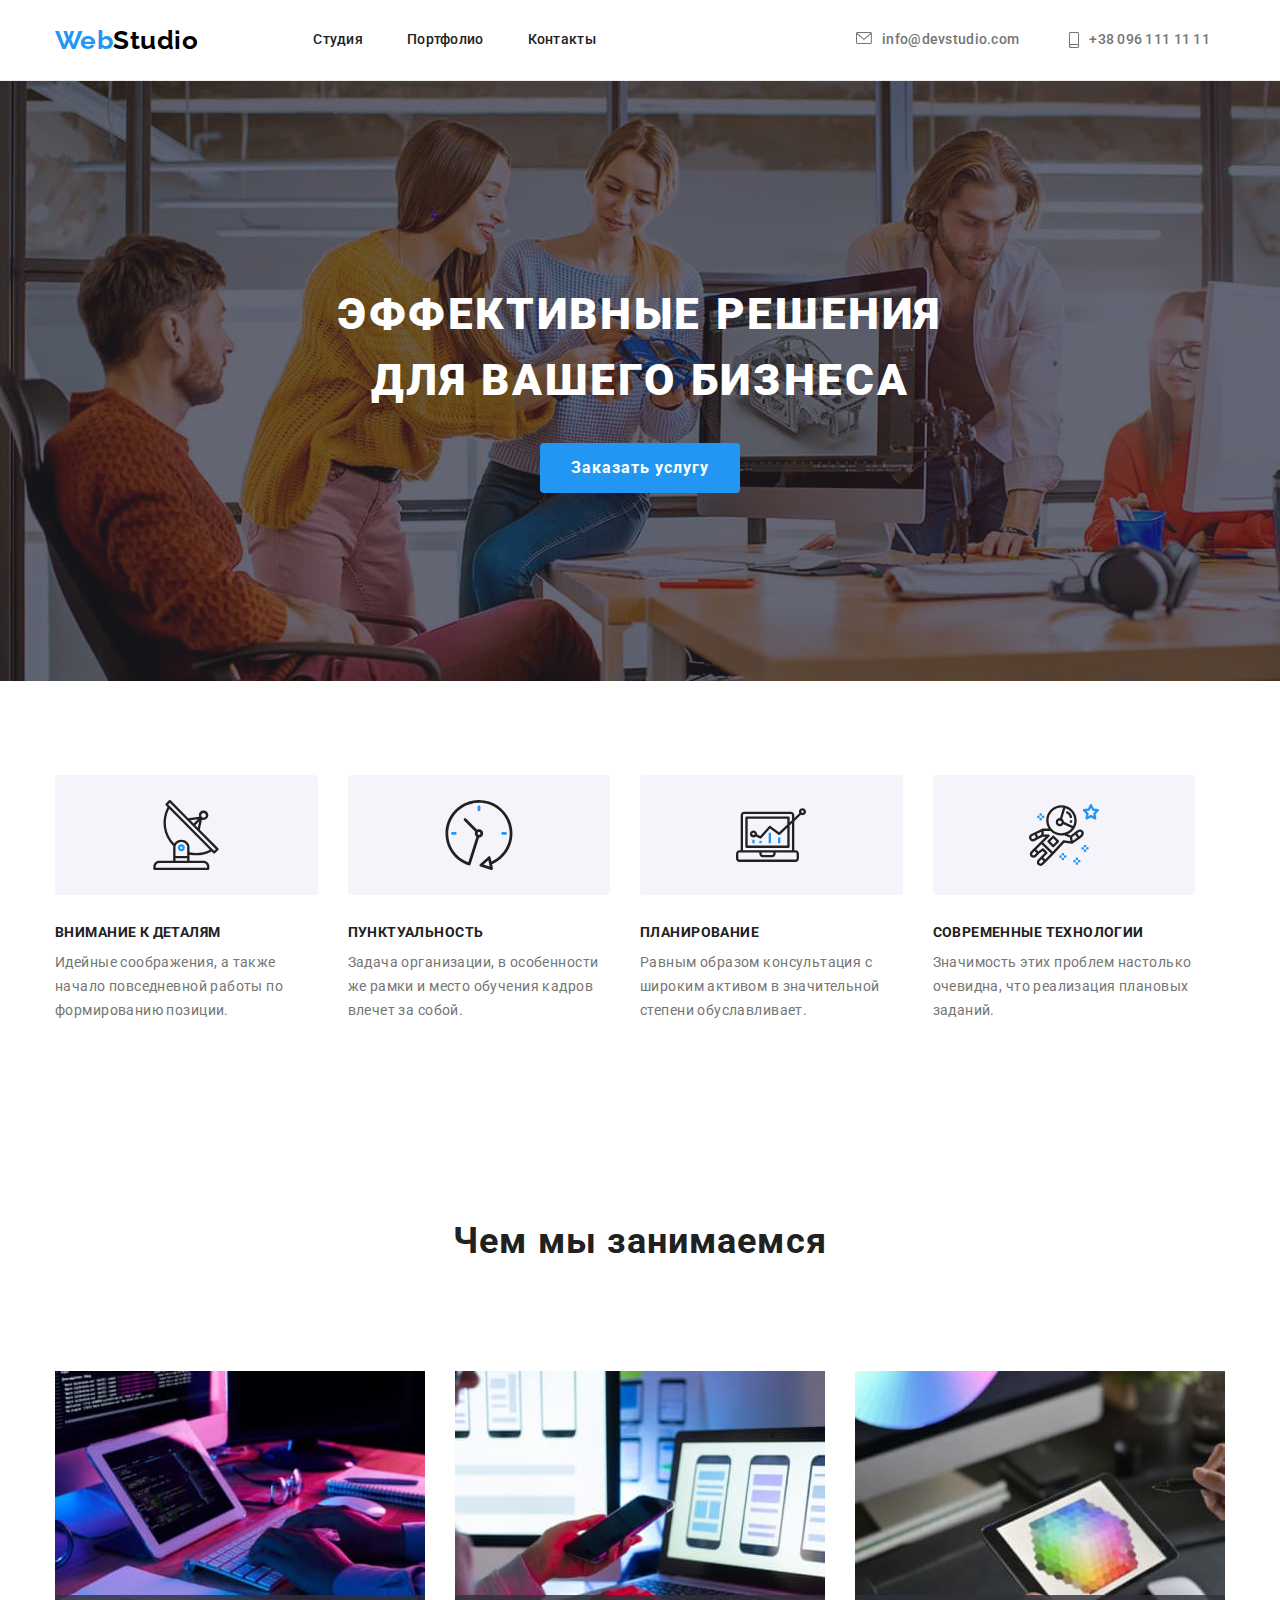
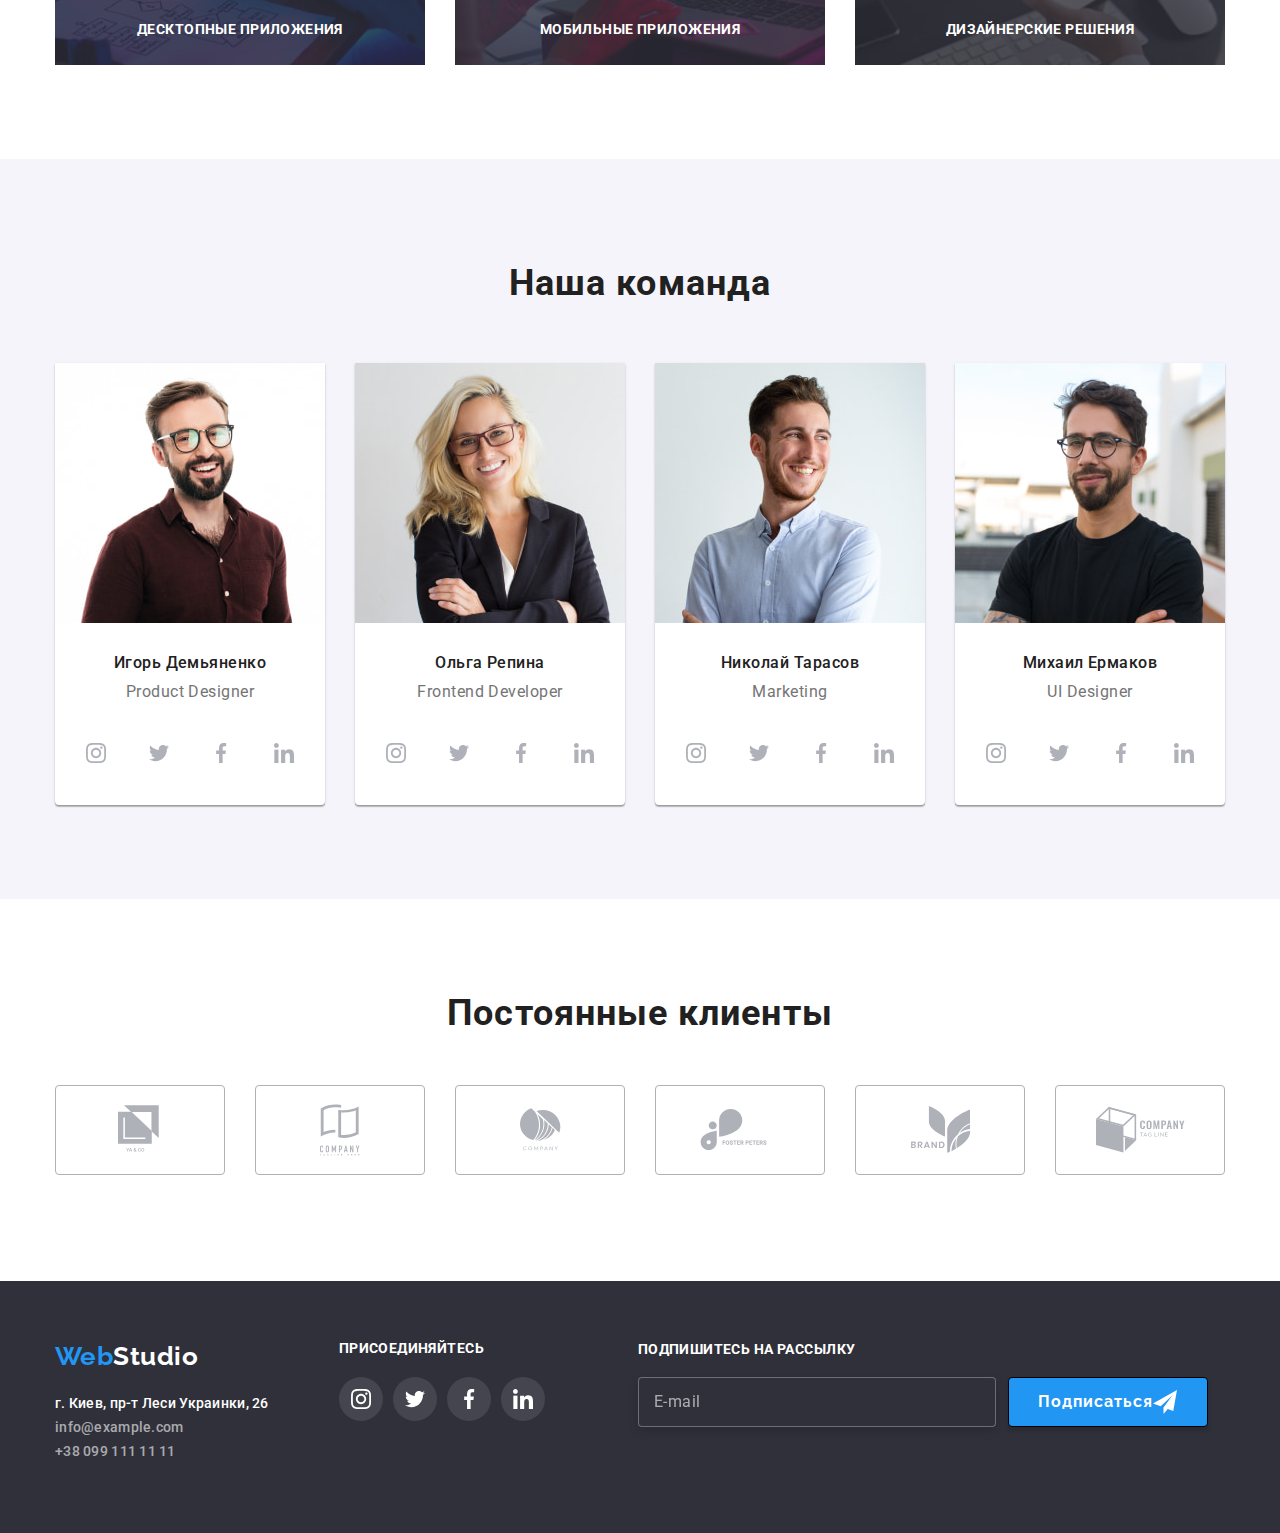
<file: index.html>
<!DOCTYPE html>
<html lang="ru">
<head>
    <meta charset="UTF-8">
    <meta name="viewport" content="width=device-width, initial-scale=1.0">
    <title>Document</title>
    <link  rel = " stylesheet " href = " https://cdnjs.cloudflare.com/ajax/libs/modern-normalize/1.0.0/modern-normalize.css">
    <link href="https://fonts.googleapis.com/css2?family=Raleway&family=Roboto:wght@400;500;700;900&display=swap" rel="stylesheet">
    <link rel="stylesheet" href="./css/styles.css">

</head>
<body>
    <!-- HEADER -->
    <header class="header">
        <div class="container container-header">
            <nav class="naigation">
                <a class="logo" href="./index.html"><span class="accent">Web</span>Studio</a>
                <ul class="site-nav">
                  <li class="header-site-nav"><a class="header-site-link" href="./index.html">Студия</a></li>
                  <li class="header-site-nav"><a class="header-site-link" href="./portfolio.html">Портфолио</a></li>
                  <li class="header-site-nav"><a class="header-site-link" href="">Контакты</a></li>
                </ul>
            </nav> 
            <div class="container container-address">
                <a class="email" href="mailto:info@devstudio.com">
                    <svg class="konvert-smartfone-svg" width="16px" height="12px">
                        <use href="./img/sprite.svg#icon-envelope">
                        </use>
                    </svg>info@devstudio.com
                </a>
                <address><a class="address" href="тел:+380961111111">
                            <svg class="konvert-smartfone-svg" width="10px" height="16px">
                            <use href="./img/sprite.svg#icon-smartphone"></use>
                            </svg>+38 096 111 11 11 
                        </a>
                </address>
            </div>       
                
        </div>
            
    </header>
    <main>
        <!-- HERO -->
        <section class="hero">
            <div class="container container-hero" >
                <h1 class="title">Эффективные решения <br> для вашего бизнеса</h1>
                <button class="title-button" type="button" data-modal-open>Заказать услугу</button>
            </div>
            
        </section>
        <!-- SERVICES -->
        <section>
            <div class="container container-servises"> 
                <ul class="list-servises">
                    <li class="servises">
                        <h3 class="servises-list">Внимание к деталям</h3>
                         <p class="servises-list-item">Идейные соображения, а также начало повседневной работы по формированию позиции.</p>
                    </li>
                    <li class="servises">
                        <h3 class="servises-list">Пунктуальность</h3>
                         <p class="servises-list-item">Задача организации, в особенности же рамки и место обучения кадров влечет за собой.</p>
                    </li>
                    <li class="servises">
                        <h3 class="servises-list">Планирование</h3>
                        <p class="servises-list-item">Равным образом консультация с широким активом в значительной степени обуславливает.</p>
                    </li>
                    <li class="servises">
                        <h3 class="servises-list">Современные технологии</h3>
                        <p class="servises-list-item">Значимость этих проблем настолько очевидна, что реализация плановых заданий.</p>
                    </li>
                </ul>
            </div>
            
        </section>
        <section>
            <div class="container container-content">
                <h2 class="content" >Чем мы занимаемся</h2>
                    <ul class="list list-work">
                        <li class="work-list"><img src="./img/box1.jpg" alt="десктопные приложения" width="370" height="294"/>
                          <p class="work-list-item">Десктопные приложения</p>
                        </li>
                        <li class="work-list"><img src="./img/box2.jpg" alt="мобильные приложения" width="370" height="294"/>
                          <p class="work-list-item">Мобильные приложения</p>
                        </li>
                        <li class="work-list"><img src="./img/box3.jpg" alt="дизайнерские решения" width="370" height="294"/>
                          <p class="work-list-item">Дизайнерские решения</p>
                        </li>
                    </ul>
            </div>
            
        </section>
        <!-- ABOUT US -->
        <section class="workers">
            <div class="container container-workers">
                <h2 class="content">Наша команда</h2>
                <ul class="list">
                    <li class="list-workers">
                        <img src="./img/img.workers/img.jpg" alt="Игорь Демьяненко" width="270" height="260">
                        <h3 class="name-workers">Игорь Демьяненко</h3>
                        <p class="worker" lang="en">Product Designer</p>
                        <ul class="social-list">
                            <li><a class="social-list-link" href="#"><svg class="social-svg" width="20px" height="20px">
                              <use href="./img/sprite.svg#icon-instagram"></use>
                            </svg></a></li>
                            <li><a class="social-list-link" href="#"><svg class="social-svg" width="20px" height="20px">
                              <use href="./img/sprite.svg#icon-twitter"></use>
                            </svg></a></li>
                            <li><a class="social-list-link" href="#"><svg class="social-svg" width="20px" height="20px">
                              <use href="./img/sprite.svg#icon-facebook"></use>
                            </svg></a></li>
                            <li><a class="social-list-link" href="#"><svg class="social-svg" width="20px" height="20px">
                              <use href="./img/sprite.svg#icon-linkedin"></use>
                            </svg></a></li>
                          </ul>
                    </li>

                    <li class="list-workers">
                        <img src="./img/img.workers/img(1).jpg" alt="Ольга Репина" width="270" height="260">
                        <h3 class="name-workers">Ольга Репина</h3>
                        <p class="worker" lang="en">Frontend Developer</p>
                        <ul class="social-list">
                            <li><a class="social-list-link" href="#"><svg class="social-svg" width="20px" height="20px">
                              <use href="./img/sprite.svg#icon-instagram"></use>
                            </svg></a></li>
                            <li><a class="social-list-link" href="#"><svg class="social-svg" width="20px" height="20px">
                              <use href="./img/sprite.svg#icon-twitter"></use>
                            </svg></a></li>
                            <li><a class="social-list-link" href="#"><svg class="social-svg" width="20px" height="20px">
                              <use href="./img/sprite.svg#icon-facebook"></use>
                            </svg></a></li>
                            <li><a class="social-list-link" href="#"><svg class="social-svg" width="20px" height="20px">
                              <use href="./img/sprite.svg#icon-linkedin"></use>
                            </svg></a></li>
                          </ul>
                    </li>
                    <li class="list-workers">
                        <img src="./img/img.workers/img(2).jpg" alt="Николай Тарасов" width="270" height="260">
                        <h3 class="name-workers">Николай Тарасов</h3>
                        <p class="worker" lang="en">Marketing</p>
                        <ul class="social-list">
                            <li><a class="social-list-link" href="#"><svg class="social-svg" width="20px" height="20px">
                              <use href="./img/sprite.svg#icon-instagram"></use>
                            </svg></a></li>
                            <li><a class="social-list-link" href="#"><svg class="social-svg" width="20px" height="20px">
                              <use href="./img/sprite.svg#icon-twitter"></use>
                            </svg></a></li>
                            <li><a class="social-list-link" href="#"><svg class="social-svg" width="20px" height="20px">
                              <use href="./img/sprite.svg#icon-facebook"></use>
                            </svg></a></li>
                            <li><a class="social-list-link" href="#"><svg class="social-svg" width="20px" height="20px">
                              <use href="./img/sprite.svg#icon-linkedin"></use>
                            </svg></a></li>
                          </ul>
                    </li>
                    <li class="list-workers">
                        <img src="./img/img.workers/img(3).jpg" alt="Михаил Ермаков" width="270" height="260">
                        <h3 class="name-workers">Михаил Ермаков</h3>
                        <p class="worker" lang="en">UI Designer</p>
                        <ul class="social-list">
                            <li><a class="social-list-link" href="#"><svg class="social-svg" width="20px" height="20px">
                              <use href="./img/sprite.svg#icon-instagram"></use>
                            </svg></a></li>
                            <li><a class="social-list-link" href="#"><svg class="social-svg" width="20px" height="20px">
                              <use href="./img/sprite.svg#icon-twitter"></use>
                            </svg></a></li>
                            <li><a class="social-list-link" href="#"><svg class="social-svg" width="20px" height="20px">
                              <use href="./img/sprite.svg#icon-facebook"></use>
                            </svg></a></li>
                            <li><a class="social-list-link" href="#"><svg class="social-svg" width="20px" height="20px">
                              <use href="./img/sprite.svg#icon-linkedin"></use>
                            </svg></a></li>
                          </ul>
                    </li>
                </ul>
            </div>
            
        </section>
        <!--CLIENTS-->
    <section class="clients-section">

        <div class="container">
         <h2 class="clients-title">Постоянные клиенты</h2>
         <ul class="clients-list">
           <li class="clients-item"><a class="clients-link" href="#">
             <svg class="clients-icon"  width="45px" height="50px" >
              <use href="./img/sprite.svg#icon-logo1"></use>
             </svg>
           </a>
          </li>
          <li class="clients-item"><a class="clients-link" href="#">
            <svg class="clients-icon" width="40px" height="52px" >
             <use href="./img/sprite.svg#icon-logo2"></use>
            </svg>
          </a>
         </li>
         <li class="clients-item"><a class="clients-link" href="#">
          <svg class="clients-icon" width="41px" height="43px" >
             <use href="./img/sprite.svg#icon-logo3"></use>
          </svg>
        </a>
       </li>
       <li class="clients-item"><a class="clients-link" href="#">
        <svg class="clients-icon" width="80px" height="42px" >
        <use href="./img/sprite.svg#icon-logo4"></use>
        </svg>
      </a>
     </li>
     <li class="clients-item"><a class="clients-link" href="#">
      <svg class="clients-icon" width="59px" height="47px" >
        <use href="./img/sprite.svg#icon-logo5"></use>
      </svg>
    </a>
   </li>
   <li class="clients-item"><a class="clients-link" href="#">
    <svg class="clients-icon" width="89px" height="46px" >
        <use href="./img/sprite.svg#icon-logo6"></use>
    </svg>
  </a>
  </li>
         </ul>
        </div>
      </section>
    </main>
    <footer class="footer">
         <div class="container container-footer">
           <div class="left-footer">
             <a class="logo" href="./index.html"><span class="accent">Web</span>Studio</a>
             <address>
               <ul class="footer-site">
                   <li class="site-navigation">
                       <a  class="address" href="https://goo.gl/maps/" target="_blank">г. Киев, пр-т Леси Украинки, 26</a>
                   </li>
                   <li class="site-navigation">
                     <a class="email" href="mailto:info@example.com">info@example.com</a>
                   </li>
                   <li class="site-navigation">
                     <a class="telefon" href="tel:+380991111111">+38 099 111 11 11</a>
                   </li>
                 </ul>
               </address>  
            </div>
         
            <div class="right-footer">
              <h2>присоединяйтесь</h2>
             <ul class="social-list-footer">
               <li class="li-link"><a class="social-list-link-footer" href="#"><svg class="social-svg" width="20px" height="20px">
                 <use href="./img/sprite.svg#icon-instagram"></use>
                 </svg></a></li>
               <li class="li-link"><a class="social-list-link-footer" href="#"><svg class="social-svg" width="20px" height="20px">
                 <use href="./img/sprite.svg#icon-twitter"></use>
                 </svg></a></li>
               <li class="li-link"><a class="social-list-link-footer" href="#"><svg class="social-svg" width="20px" height="20px">
                 <use href="./img/sprite.svg#icon-facebook"></use>
                 </svg></a></li>
               <li class="li-link"><a class="social-list-link-footer" href="#"><svg class="social-svg" width="20px" height="20px">
                 <use href="./img/sprite.svg#icon-linkedin"></use>
                 </svg></a></li>
               </ul>
            </div>
            <div class="modal-mailing">
              <h2 class="footer-title">ПОДПИШИТЕСЬ НА РАССЫЛКУ</h2>
              <div class="footer-mail">
                <input type="email" name="user-E-mail" class="footer-contact-mail" placeholder="E-mail">
                <button type="submit" class="mail-btn">Подписаться<svg class="icon-send" >
                  <use href="./img/sprite.svg#icon-icon-send"></use>
                </svg></button>
              </div>
            </div>
          </div>     
    </footer>
    <div class="backdrop is-hidden" data-modal>
      <div class="wrapper">
        <div class="modal animate__bounceInLeft">
          <button type="button" class="btn" data-modal-close>
            <svg class="btn-x" width="18px" height="18px">
              <use href="./img/sprite.svg#icon-close"></use>
            </svg>
          </button>
          <form action="#" class="modal-form">
            <h2 class="form-title">Оставьте свои данные, мы вам перезвоним</h2>
            <label class="modal-form-field">
              Имя
              <span class="modal-form-wrapper">
                <input type="text" name="user-name" class="modal-form-input">
              <svg class="modal-form-svg" width="18px" height="18px">
                <use href="./img/sprite.svg#icon-person-black"></use>
              </svg>
            </span>
              
  
            </label>
            
            <label class="modal-form-field">
              Телефон
              <span class="modal-form-wrapper">
                <input type="tel" name="user-phone" class="modal-form-input">
                <svg class="modal-form-svg" width="18px" height="18px">
                  <use href="./img/sprite.svg#icon-phone-black"></use>
                </svg>
              </span>
              
            
            </label>
            
            <label class="modal-form-field">
              Почта
              <span class="modal-form-wrapper">
                <input type="email" name="user-email" class="modal-form-input">
                <svg class="modal-form-svg" width="18px" height="18px">
                  <use href="./img/sprite.svg#icon-email-black"></use>
                </svg>
              </span>
              
            </label>
  
            <label class="modal-form-field">
              Комментарий
              
              <textarea name="user-message" class="modal-form-message" placeholder="Введите текст "></textarea>
             
            </label>
           
            <input type="checkbox" name="user-policy" value="accept-policy" id="check-policy" class="modal-form-policy is-hidden">
            <label for="check-policy" class="modal-form-policy-label">Соглашаюсь с рассылкой и принимаю <a href="#" class="police">Условия договора</a> </label>
        
  
            <button type="submit" class="modal-form-btn">Отправить</button>
  
          </form> 
        </div>
      </div>
    </div>
    <script src="./js/modal.js"></script> 
</body>
</html>
</file>
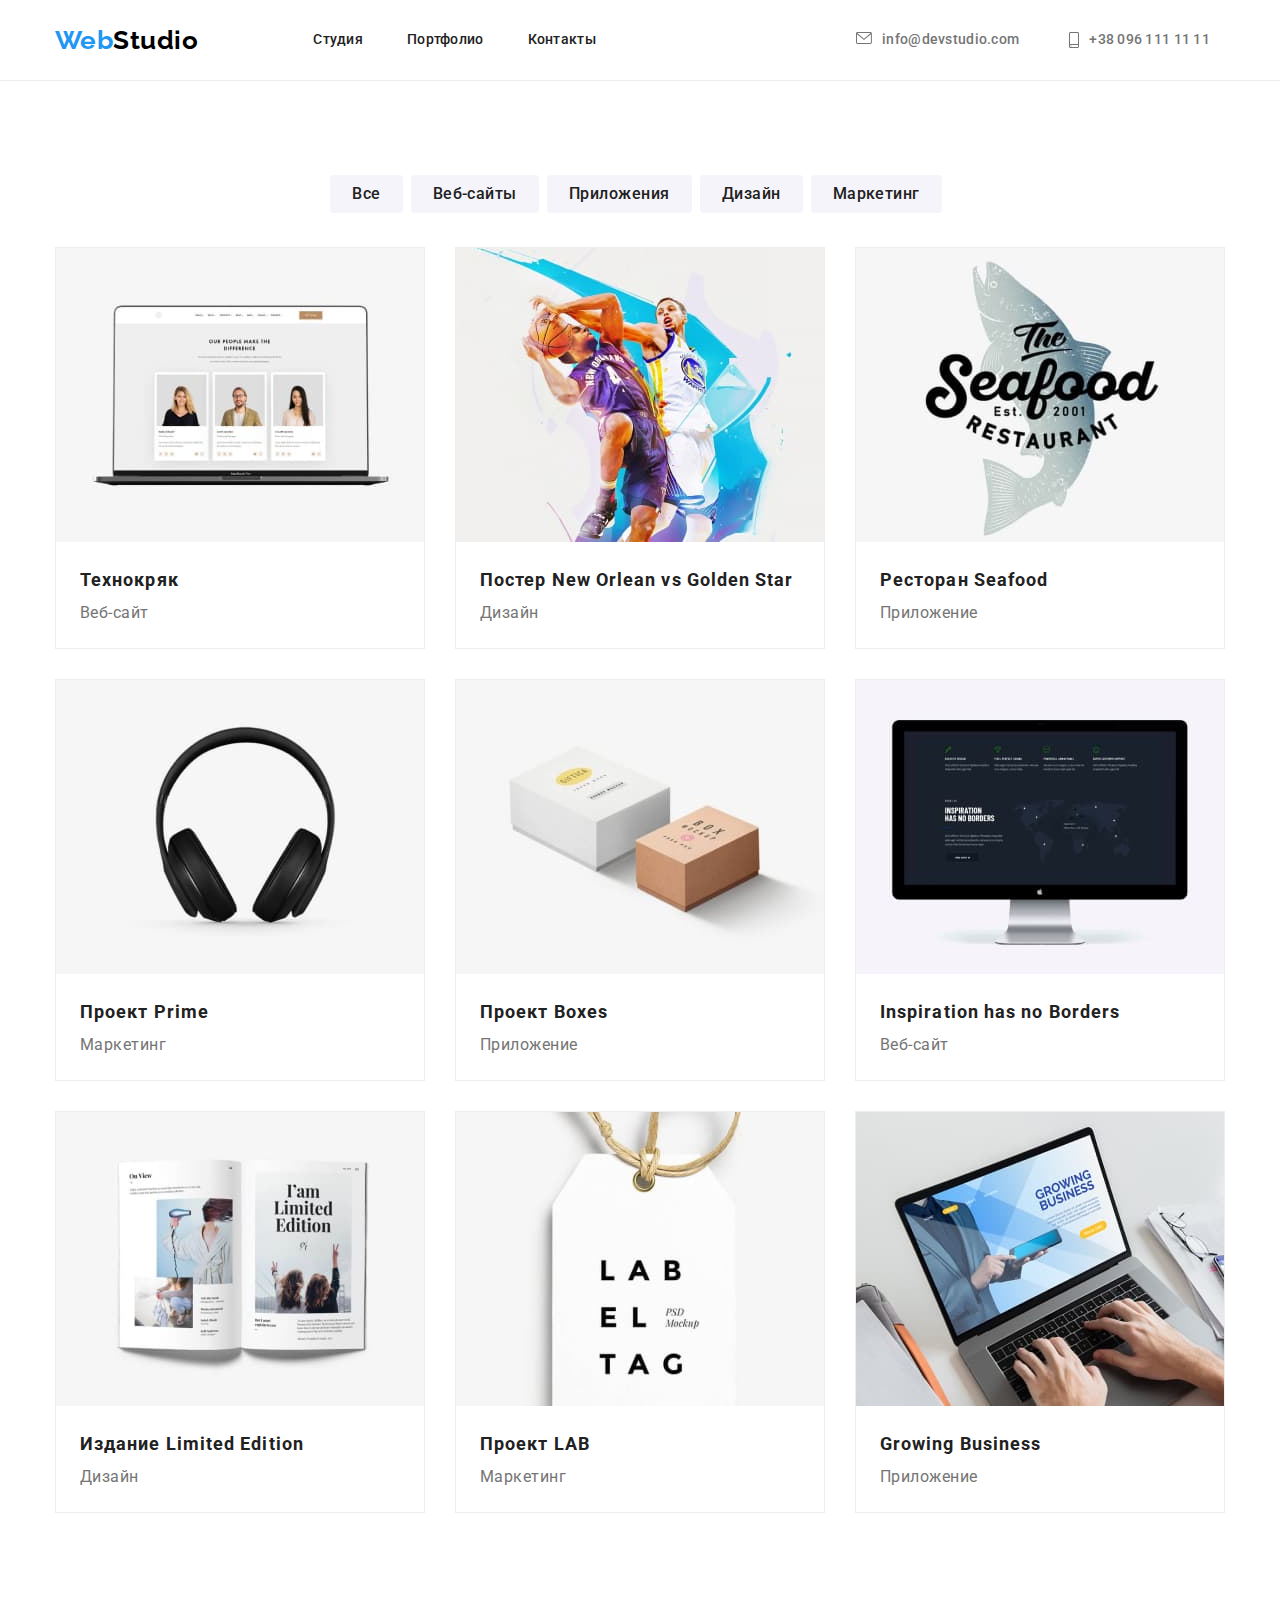
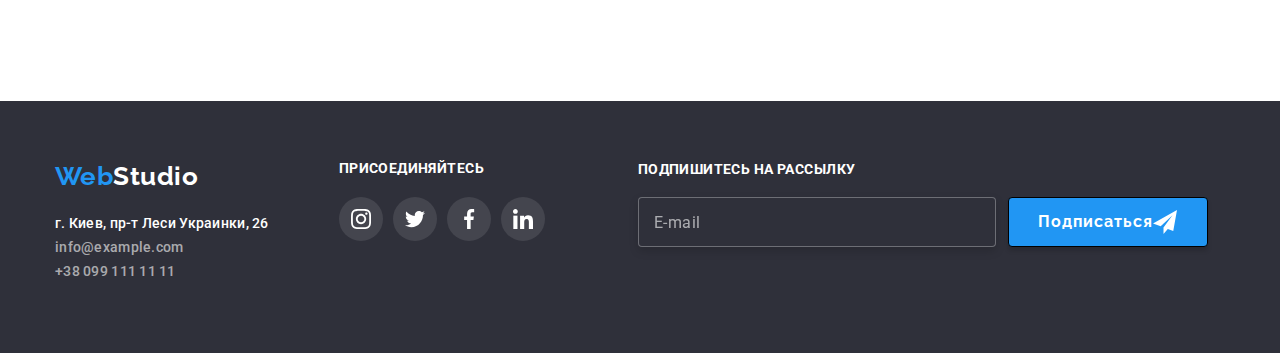
<file: portfolio.html>
<!DOCTYPE html>
<html lang="en">
<head>
    <meta charset="UTF-8">
    <meta name="viewport" content="width=device-width, initial-scale=1.0">
    <title>Portfolio</title>
    <link  rel = " stylesheet " href = " https://cdnjs.cloudflare.com/ajax/libs/modern-normalize/1.0.0/modern-normalize.css">
    <link href="https://fonts.googleapis.com/css2?family=Raleway:wght@700&family=Roboto:wght@400;500;700&display=swap" rel="stylesheet">
    <link rel="stylesheet" href="./css/styles.css">
</head>
<body>
     <!-- HEADER -->
     <header class="header">
        <div class="container container-header" >
            <nav class="naigation">
                <a class="logo" href="./index.html"><span class="accent">Web</span>Studio</a>
                <ul class="site-nav">
                  <li class="header-site-nav"><a class="header-site-link" href="./index.html">Студия</a></li>
                  <li class="header-site-nav"><a class="header-site-link" href="./portfolio.html">Портфолио</a></li>
                  <li class="header-site-nav"><a class="header-site-link" href="">Контакты</a></li>
                </ul>
            </nav>  
            <div class="container container-address">
                <a class="email" href="mailto:info@devstudio.com">
                    <svg class="konvert-smartfone-svg" width="16px" height="12px">
                        <use href="./img/sprite.svg#icon-envelope">
                        </use>
                    </svg>info@devstudio.com
                </a>
                <address><a class="address" href="тел:+380961111111">
                            <svg class="konvert-smartfone-svg" width="10px" height="16px">
                            <use href="./img/sprite.svg#icon-smartphone"></use>
                            </svg>+38 096 111 11 11 
                        </a>
                </address>
            </div>      
               
        </div>
    </header>
    <!-- OUR WORKS -->
    <div class="ourworks-button">
        <div class="container container-ourworks-button">
            <ul class="list">
                <li><button type="button" class="portfolio-btn">Все</button></li>
                <li><button type="button" class="portfolio-btn">Веб-сайты</button></li>
                <li><button type="button" class="portfolio-btn">Приложения</button></li>
                <li><button type="button" class="portfolio-btn">Дизайн</button></li>
                <li><button type="button" class="portfolio-btn">Маркетинг</button></li>
            </ul>
        </div>
        
    </div>
    <div class="container container-ourworks">
        <ul class="list">
            <li class="our-works-box">
                <div class="our-works-wrapper"><img src="./img/img.portfplio/img(1).jpg" alt="Технокряк" width="370" height="294"/>
                    <div class="our-works-overlay">
                            <p>
                            Технокряк это современная площадка распространения
                            коронавируса. Компании используют эту платформу для
                            цифрового шпионажа и атак на защищённые сервера конкурентов.
                            </p>
                    </div>
                </div>
                <div class="our-works-box-item">
                    <h2 class="our-works">Технокряк</h2>
                    <p class="our-work-item">Веб-сайт</p>
                </div>
            
            </li>
            <li class="our-works-box">
                    <div class="our-works-wrapper"><img src="./img/img.portfplio/img(7).jpg" alt="Постер New Orlean vs Golden Star" width="370" height="294"/>
                        <div class="our-works-overlay">
                            <p>
                                Технокряк это современная площадка распространения
                                коронавируса. Компании используют эту платформу для
                                цифрового шпионажа и атак на защищённые сервера конкурентов.
                              </p>
                        </div>
                    </div>
                    <div class="our-works-box-item">
                        <h2 class="our-works">Постер New Orlean vs Golden Star</h2>
                        <p class="our-work-item">Дизайн</p>
                    </div>
                
            </li>
            <li class="our-works-box">
                <div class="our-works-wrapper"><img src="./img/img.portfplio/img(8).jpg" alt="Ресторан Seafood">
                    <div class="our-works-overlay">
                        <p>
                            Технокряк это современная площадка распространения
                            коронавируса. Компании используют эту платформу для
                            цифрового шпионажа и атак на защищённые сервера конкурентов.
                          </p>
                    </div>
                </div>
                
                <div class="our-works-box-item">
                    <h2 class="our-works">Ресторан Seafood</h2>
                    <p class="our-work-item">Приложение</p>
                </div> 
            </li>
            <li class="our-works-box">
                <div class="our-works-wrapper"><img src="./img/img.portfplio/img(9).jpg" alt="Проект Prime" width="370" height="294"/>
                    <div class="our-works-overlay">
                        <p>
                            Технокряк это современная площадка распространения
                            коронавируса. Компании используют эту платформу для
                            цифрового шпионажа и атак на защищённые сервера конкурентов.
                          </p>
                    </div>
                </div>
                
                <div class="our-works-box-item"> 
                    <h2 class="our-works">Проект Prime</h2>
                    <p class="our-work-item">Маркетинг</p>
                </div>
            </li>
            <li class="our-works-box">
                <div class="our-works-wrapper"><img src="./img/img.portfplio/img(10).jpg" alt="Проект Boxes" width="370" height="294"/>
                    <div class="our-works-overlay">
                        <p>
                            Технокряк это современная площадка распространения
                            коронавируса. Компании используют эту платформу для
                            цифрового шпионажа и атак на защищённые сервера конкурентов.
                          </p>
                    </div>
                </div>
                 <div class="our-works-box-item">
                    <h2 class="our-works">Проект Boxes</h2>
                    <p class="our-work-item">Приложение</p>
                </div>
            </li>
            <li class="our-works-box">
                <div class="our-works-wrapper"><img src="./img/img.portfplio/img(11).jpg" alt="Inspiration has no Borders" width="370" height="294"/>
                    <div class="our-works-overlay">
                        <p>
                            Технокряк это современная площадка распространения
                            коронавируса. Компании используют эту платформу для
                            цифрового шпионажа и атак на защищённые сервера конкурентов.
                          </p>
                    </div>
                </div>
                <div class="our-works-box-item">
                    <h2 class="our-works">Inspiration has no Borders</h2>
                    <p class="our-work-item">Веб-сайт</p>
                </div>
            </li>
            <li class="our-works-box">
                <div class="our-works-wrapper"><img src="./img/img.portfplio/img(12).jpg" alt="Издание Limited Edition" width="370" height="294"/>
                    <div class="our-works-overlay">
                        <p>
                            Технокряк это современная площадка распространения
                            коронавируса. Компании используют эту платформу для
                            цифрового шпионажа и атак на защищённые сервера конкурентов.
                          </p>
                    </div>
                </div>
                <div class="our-works-box-item">
                    <h2 class="our-works">Издание Limited Edition</h2>
                     <p class="our-work-item">Дизайн</p>
                    </div>
            </li>
            <li class="our-works-box">
                <div class="our-works-wrapper"><img src="./img/img.portfplio/img(13).jpg" alt="Проект LAB" width="370" height="294"/>
                    <div class="our-works-overlay">
                        <p>
                            Технокряк это современная площадка распространения
                            коронавируса. Компании используют эту платформу для
                            цифрового шпионажа и атак на защищённые сервера конкурентов.
                          </p>
                    </div>
                </div>
                <div class="our-works-box-item">
                    <h2 class="our-works">Проект LAB</h2>
                    <p class="our-work-item">Маркетинг</p>
                </div>
            </li>
            <li class="our-works-box">
                <div class="our-works-wrapper"><img src="./img/img.portfplio/img(14).jpg" alt="Growing Business" width="370" height="294"/>
                    <div class="our-works-overlay">
                        <p>
                            Технокряк это современная площадка распространения
                            коронавируса. Компании используют эту платформу для
                            цифрового шпионажа и атак на защищённые сервера конкурентов.
                          </p>
                    </div>
                </div>
                <div class="our-works-box-item">
                    <h2 class="our-works">Growing Business</h2>
                    <p class="our-work-item">Приложение</p>
                </div>
            </li>
        </ul>
    </div>
    
    <!-- FOOTER -->
    <footer class="footer">
        <div class="container container-footer">
            <div class="left-footer">
              <a class="logo" href="./index.html"><span class="accent">Web</span>Studio</a>
              <address>
                <ul class="footer-site">
                    <li class="site-navigation">
                        <a  class="address" href="https://goo.gl/maps/" target="_blank">г. Киев, пр-т Леси Украинки, 26</a>
                    </li>
                    <li class="site-navigation">
                      <a class="email" href="mailto:info@example.com">info@example.com</a>
                    </li>
                    <li class="site-navigation">
                      <a class="telefon" href="tel:+380991111111">+38 099 111 11 11</a>
                    </li>
                  </ul>
                </address>  
             </div>
          
             <div class="right-footer">
               <h2>присоединяйтесь</h2>
              <ul class="social-list-footer">
                <li class="li-link"><a class="social-list-link-footer" href="#"><svg class="social-svg" width="20px" height="20px">
                  <use href="./img/sprite.svg#icon-instagram"></use>
                  </svg></a></li>
                <li class="li-link"><a class="social-list-link-footer" href="#"><svg class="social-svg" width="20px" height="20px">
                  <use href="./img/sprite.svg#icon-twitter"></use>
                  </svg></a></li>
                <li class="li-link"><a class="social-list-link-footer" href="#"><svg class="social-svg" width="20px" height="20px">
                  <use href="./img/sprite.svg#icon-facebook"></use>
                  </svg></a></li>
                <li class="li-link"><a class="social-list-link-footer" href="#"><svg class="social-svg" width="20px" height="20px">
                  <use href="./img/sprite.svg#icon-linkedin"></use>
                  </svg></a></li>
                </ul>
             </div>
             <div class="modal-mailing">
                <h2 class="footer-title">ПОДПИШИТЕСЬ НА РАССЫЛКУ</h2>
                <div class="footer-mail">
                  <input type="email" name="user-E-mail" class="footer-contact-mail" placeholder="E-mail">
                  <button type="submit" class="mail-btn">Подписаться<svg class="icon-send" >
                    <use href="./img/sprite.svg#icon-icon-send"></use>
                  </svg></button>
                </div>
              </div>
    </footer>
    
</body>
</html>
</file>
<file: css/styles.css>
:root {
    --main-font: Roboto, sans-serif;
    --secondary-font:Raleway, sans-serif;
  --accent-color: #2196f3;
  --black-logo: #000000;
  --title-text-color: #212121;
  --primary-text-color: #757575;
  --primary-white-color:  #FFFFFF;
  }
  html {
    box-sizing: border-box;
  }
  *,
  *::before,
  *::after {
    box-sizing: inherit;
  }
*{
    margin: 0;
    padding: 0;
}
/*a {
    text-decoration: none;
}*/
.is-hidden {
  position: absolute !important;
  clip: rect(1px 1px 1px 1px); 
  clip: rect(1px, 1px, 1px, 1px);
  padding: 0 !important;
  border: 0 !important;
  height: 1px !important;
  width: 1px !important;
  overflow: hidden;
}
body {
    font-family: var(--main-font);
    letter-spacing: 0.03em;
    color: var(--primary-text-color);
    background-color: var(--primary-white-color);
    }
    .header {
      border-bottom: 1px solid #ececec;
    }
    .container {
      margin-left: auto;
      margin-right: auto;
      width: 1200px;
      padding-left: 15px;
      padding-right: 15px;
    }
    .container-header {
      width: 1600px;
      height: 80px;
    
      }
.logo {
        font-family: var(--secondary-font);
        font-weight: bold;
        font-size: 26px;
        line-height: 1.19;
        color:var(--black-logo);
        text-decoration: none;
     }
.accent {
        color:var(--accent-color);
      }

  .site-nav:not(:last-child) {
    margin-right: 50px;    
  }
  
  .header-site-link {
    display: flex;
    position: relative;
    padding-top: 32px;
    padding-bottom: 32px;
  }
  .header-site-link::after {
    content: '';
    display: block;
    position: absolute;
    width: 100%;
    height: 4px;
    background: var(--accent-color);
    border-radius: 2px;
    bottom: 0;
    left: 0;
    opacity: 0; 
    transition: opacity 250ms cubic-bezier(0.4, 0, 0.2, 1);
  }
  .header-site-link:hover::after{
    opacity: 1;
  }
   .site-nav {
    display: flex;
    margin-left: 93px;
    
  }
.site-navigation a {
  font-weight: 500;
  font-size: 14px;
  line-height: 1.14;
  letter-spacing: 0.02em;
  color:var(--title-text-color);
  list-style: none;
  display: flex;
  font-style: normal;
  transition: color 250ms cubic-bezier(0.4, 0, 0.2, 1);
}
.footer-site .site-navigation .address,
.footer-site .site-navigation .email,
.footer-site .site-navigation .telefon {
  line-height: 1.71;
}

.site-navigation a:hover,
.site-navigation a:focus  {
  color:var(--accent-color);
  
}

.site-nav a {
        font-weight: 500;
        font-size: 14px;
        line-height: 1.14;
        letter-spacing: 0.02em;
        color:var(--title-text-color);
        list-style: none;
        display: flex;
        transition: color 250ms cubic-bezier(0.4, 0, 0.2, 1);
        
      }
.header-site-nav {
    padding-top: 6px;
    padding-bottom: 6px;
    padding-right: 22px;
    padding-left: 22px;
    
}
.site-nav a:hover,
.site-nav a:focus
{
    color:var(--accent-color);
   
}
    .list { list-style: none;}
    .link {text-decoration: none;}
    li {
        list-style-type: none; 
      }
      a {
        text-decoration: none; 
      }
      .list {
        display: flex;
        flex-wrap: wrap;
        justify-content: space-between;
        }
.email  {
    font-weight: 500;
    font-size: 14px;
    line-height: 1.14;
    letter-spacing: 0.02em;
    color:var(--primary-text-color);
    margin-right: 50px;
    margin-left: auto;
    transition: color 250ms cubic-bezier(0.4, 0, 0.2, 1);
    
}
.email:hover,
.email:focus,
.address:hover,
.address:focus
{color:var(--accent-color);
 
}
.address {
    font-weight: 500;
    font-size: 14px;
    line-height: 1.14;
    letter-spacing: 0.02em;
    font-style: normal;
    list-style: none;
    color:var(--primary-text-color);
    display: flex;
    align-items: center;
    transition: color 250ms cubic-bezier(0.4, 0, 0.2, 1);
    
  }
  .container-address {
    display: flex;
    margin-left: auto;
    margin-top: 32px;
    
  }
  .konvert-smartfone-svg {
    margin-right: 10px;
    fill: currentcolor;
    align-items: center;
  }
.hero {
    background-color: rgba(47, 48, 58, 0.4) ;
    background-image:linear-gradient(rgba(47, 48, 58, 0.4), rgba(47, 48, 58, 0.4)), url(../img/Herrofoto.jpg);
    background-repeat: no-repeat;
    background-size: cover;
    
}  
.container-hero {
  max-width: 1600px;
  height: 600px;
  left: 0px;
  top: 80px;
} 
button{
         font-family: inherit;
         margin-left: auto;
         margin-right: auto;
     }
.adress {
    font-style: normal;
}
.list-servises {
  display: flex; 
}
.servises::before {
  content: "";
  display: block;
  height: 120px;
  background-repeat: no-repeat;
  background-position: center;
  background-color: #F5F4FA;
  border-radius: 4px;
  margin-bottom: 30px;
}
.servises:nth-child(1)::before {
  background-image: url(../img/antenna.svg);
}

.servises:nth-child(2)::before {
  background-image: url(../img/clock.svg);
}

.servises:nth-child(3)::before {
  background-image: url(../img/diagram.svg);
}

.servises:nth-child(4)::before {
  background-image: url(../img/astronaut.svg);
}

.servises-list {
    font-weight: bold;
    font-size: 14px;
    line-height: 1.14;
    letter-spacing: 0.03em;
    text-transform: uppercase;
    color:var(--title-text-color);
    margin-top: 0px;
    margin-bottom: 10px;
}
.servises-list-item {
    font-weight: normal;
    font-size: 14px;
    line-height: 1.71;
    letter-spacing: 0.03em;
    margin-top: 0px;
}
.servises-list-item:not(:last-child) {
  margin-right: 30px;    
}
.content {
    font-weight: bold;
    font-size: 36px;
    line-height: 1.67;
    text-align: center;
    letter-spacing: 0.03em;
    color:var(--title-text-color);
}
.list-work {
  padding-bottom: 94px;
  padding-top: 50px;
}
.list-work:not(:last-child) {
  margin-right: 30px;
}
.work-list {
  position: relative;
}
.work-list-item {
  position: absolute;
  bottom: 0;
  display: block;
  width:370px;
  height:70px;
  font-weight: bold;
  font-size: 14px;
  line-height: 1.14;
  text-align: center;
  letter-spacing: 0.03em;
  text-transform: uppercase;
  color:var(--primary-white-color);
  background: rgba(47, 48, 58, 0.8);
  padding-top: 27px;
  padding-bottom: 27px;
  align-items: center;
  justify-content: center;


}
.list .list-workers {
  background:var(--primary-white-color);
  box-shadow: 0px 1px 3px rgba(0, 0, 0, 0.12), 0px 1px 1px rgba(0, 0, 0, 0.14),
    0px 2px 1px rgba(0, 0, 0, 0.2);
  border-radius: 0px 0px 4px 4px;
  padding-bottom: 30px;
}
.workers {
  background: #f5f4fa;
}
.container-workers {
  padding-bottom: 94px;
}
.container .content {
 padding-top: 94px;
 padding-bottom: 50px;
}
.name-workers {
    font-weight: 500;
    font-size: 16px;
    line-height: 1.19;
    text-align: center;
    letter-spacing: 0.03em;
    color:var(--title-text-color);
    text-align: center;
    margin-bottom: 10px;
    margin-top: 30px;
}

.worker {
    font-weight: normal;
    font-size: 16px;
    line-height: 1.19;
    letter-spacing: 0.03em;
    margin-bottom: 0px;
    margin-top: 0px;
    text-align: center;
    padding-bottom: 30px;
}
.social-list-link{
  display: flex;
  border-radius: 50%;
  width: 44px;
  height: 44px;
  fill: #AFB1B8;
  justify-content: center;
  align-items: center;
  transition: background-color 250ms cubic-bezier(0.4, 0, 0.2, 1);
}
.social-list {
  display: flex; 
  justify-content: space-evenly;
  padding: 0;
  margin: 0;
  transition: background-color 250ms cubic-bezier(0.4, 0, 0.2, 1);
}
.social-list-link:hover,
.social-list-link:focus {
  background-color:var(--accent-color);
  fill: var(--primary-white-color); 
}

.clients-title {
  font-weight: bold;
  font-size: 36px;
  line-height: 1.16;
  letter-spacing: 0.03em;
  color: var(--title-text-color);
  text-align: center;
  margin: 0px;
  padding: 0px;
  margin-bottom: 50px;
}
.clients-list {
  display: flex;
  justify-content: space-between;
  margin: 0px;
  padding: 0px;
}
.clients-item {
  Width: 170px;
  Height: 90px;    
}
.clients-section {
  padding-bottom: 106px;
  padding-top: 94px ;
}
.clients-icon {
  fill: currentcolor;
}
.clients-link {
  display: flex;
  justify-content: center;
  align-items: center;
  Width: 170px;
  Height: 90px;
  color: #AFB1B8;
  border: 1px solid #AFB1B8;
  border-radius: 4px;
  transition: background-color 250ms cubic-bezier(0.4, 0, 0.2, 1);
}
.clients-link:hover,
.clients-link:focus {
  border: 1px solid var(--accent-color) ;
  color: var(--accent-color);
}


.portfolio-btn{
    font-weight: 500;
    font-size: 16px;
    line-height: 1.62;
    letter-spacing: 0.03em;
    color:var(--title-text-color);
    background-color: #f5f4fa;
    text-align: center;
    border-radius: 4px;
    padding: 6px 22px;
    border-style: none;
    text-transform: none;
    margin-right: 8px;   
    transition: background-color 250ms cubic-bezier(0.4, 0, 0.2, 1);
}
.container-ourworks-button {
  padding-top: 94px;
  padding-bottom: 34px;
  display: flex;
  justify-content: center;
  align-items: center;
}
 .portfolio-btn:not(:last-child) {
  margin-right: 8px;    
}
    
.portfolio-btn:hover,
.portfolio-btn:focus{
	background:var(--accent-color);
	color:var(--primary-white-color);
	
}
.our-works {
    font-weight: bold;
    font-size: 18px;
    line-height: 2;
    letter-spacing: 0.06em;
    color:var(--title-text-color);
    margin-bottom: 4px;
    padding-top: 20px;
    padding-left: 24px;
    padding-right: 24px;
}

.our-work-item {
    font-weight: normal;
    font-size: 16px;
    line-height: 1.88;
    letter-spacing: 0.03em;
    color:var(--primary-text-color);
    padding-left: 24px;
    padding-right: 24px;
    padding-bottom: 20px;
}
.title{
    font-weight: 900;
    font-size: 44px;
    line-height: 1.5;
    text-align: center;
    letter-spacing: 0.06em;
    text-transform: uppercase;
    color:var(--primary-white-color);
    text-transform: uppercase;
   
    margin-top: 0px;
    margin-bottom: 30px;
    padding-top: 200px;
}
.title-button{
    font-weight: bold;
    font-size: 16px;
    line-height: 1.88;
    align-items: center;
    text-align: center;
    letter-spacing: 0.06em;
    color:var(--primary-white-color);
    background:var(--accent-color); 
    width: 200px;
    height: 50px;
    display: block;
    justify-content: center;
    border-radius: 4px;
    border: none; 
}
.our-works-wrapper {
  position: relative;
}
.our-works-overlay {
  position: absolute;
  top: 0;
  left: 0;
  width: 100%;
  height: 100%;
  padding-left: 24px;
  padding-right: 24px;
  padding-top: 63px;
  padding-bottom: 63px;
  background-color:rgba(33, 150, 243, 0.9);
  transform: translateY(100%);
  transition: transform 250ms cubic-bezier(0.4, 0, 0.2, 1);
}
.our-works-overlay > p {
  font-size: 18px;
  line-height: 28px;
  letter-spacing: 0.03em;
  color:var(--primary-white-color);
}
.our-works-box:hover .our-works-overlay {
  transform: translateY(0%);
}
.our-works-box .our-works-wrapper {
  position: relative;
  overflow: hidden;
}

.footer {
    background: #2F303A; 
}
.footer .address,
.footer .email {
    color: var(--primary-white-color);
    font-style: normal;
    line-height: 1.71;
}
.container-footer {
  height: 252px;
  margin-left: auto;
  margin-right: auto;
  width: 1200px;
  padding-bottom: 60px;
  padding-top: 60px;
  padding-left: 15px;
  padding-right: 15px;
  display: flex;
}
.footer .logo {
    color:var(--primary-white-color);
    display: flex;
    padding-bottom: 20px;
}
.right-footer h2 {
  font-weight: bold;
  font-size: 14px;
  line-height: 1.14;
  letter-spacing: 0.03em;
  text-transform: uppercase;
  color: var(--primary-white-color);
  margin-bottom: 20px;
}
.right-footer {
  pading-top: 72px;
  margin-left: 70px;
}
.social-list-footer {
  display: flex;
  justify-content: space-evenly;
  padding: 0;
  margin: 0;
}
.social-list-link-footer {
  display: flex;
  justify-content: center;
  align-items: center;
  width: 44px;
  height: 44px;
  border-radius: 50%;
  background-color: rgba(255, 255, 255, 0.1);;
  fill: var(--primary-white-color);
  transition: background-color 250ms cubic-bezier(0.4, 0, 0.2, 1);
}
.li-link:not(:last-child) {
  margin-right: 10px;
}
.social-list-link-footer:hover {
  background-color: var(--accent-color);
 
}
.social-list-link-footer:hover .social-svg {
  fill: var(--primary-white-color);


}

img {
    display: block;
  }
  .container-header {
    margin-left: auto;
    margin-right: auto;
    width: 1200px;
    padding-left: 15px;
    padding-right: 15px;
    display: flex;
    justify-content:flex-start;

  }
  .naigation {
    display: flex;
    align-items: center;
    justify-content: center;
    
  }
    .container-servises {
    margin-left: auto;
    margin-right: auto;
    width: 1200px;
    padding-top: 94px;
    padding-bottom: 94px;
    padding-left: 15px;
    padding-right: 15px;
   }
  .servises {
    width: 270px;
    margin-right: 30px;
  }
  .footer-site {
    display: block;
  }
  .site-navigation .email,
  .site-navigation .telefon {
    color: rgba(255, 255, 255, 0.6);
  }
  
  .our-works-box {
    width: 370px;
    background:var(--primary-white-color);
    border: 1px solid #EEEEEE;
    display: block;
    transition: background-color 250ms cubic-bezier(0.4, 0, 0.2, 1);
  }
  .our-works-box:hover {
    box-shadow: 0px 1px 1px rgba(0, 0, 0, 0.12), 0px 4px 4px rgba(0, 0, 0, 0.06), 1px 4px 6px rgba(0, 0, 0, 0.16);
   
  }
  .container-ourworks {
    display: flex;
    flex-wrap: wrap;
    margin-left: auto;
    margin-right: auto;
    width: 1200px;
    padding-bottom: 94px;
    padding-left: 15px;
    padding-right: 15px;
  }
  .container-ourworks .our-works-box {
    margin-right: 30px;
    margin-bottom: 30px;
  }
  .container-ourworks .our-works-box :nth-last-child(-n + 3) {
    margin-bottom: 0px;
  }
  .container-ourworks .our-works-box :nth-last-child(-n + 3) {
    margin-right: 0px;
  }
  .our-works-box > our-works-box-item {
    width: 322px;
    height: 70px;
    padding: 20px 24px;
    
  }
  .container-ourworks .list > li:nth-child(3n) {
    margin-right: 0px;
  }
  .container-ourworks .list > li:nth-last-child(-n + 3) {
    margin-bottom: 0px;
  }
  .container-ourworks {
    margin-bottom: 94px;
  }
  .modal-mailing {
    display: inline-block;
    padding-top: 72px;
    padding-left: 90px;
    justify-content: space-evenly;
    padding: 0;
    margin: 0;
    
  }
  .footer-title {
    font-weight: 700;
    font-size: 14px;
    line-height: 16px;
    letter-spacing: 0.03em;
    text-transform: uppercase;
    width: 100%;
    color: #ffffff;
    margin-bottom: 20px;
    padding-left: 93px;
  }
  .footer-mail {
    display: flex;
    justify-content: start;
    padding-left: 93px;
  }
  
  .footer-contact-mail {
    height: 50px;
    width: 358px;
    border: 1px solid rgba(255, 255, 255, 0.3);
    box-sizing: border-box;
    filter: drop-shadow(0px 4px 4px rgba(0, 0, 0, 0.15));
    border-radius: 4px;
    padding: 15px;
    background-color: #2f303a;
    color: #ffffff;

  }
  
  .footer-mail input::placeholder {
    font-weight: normal;
    font-size: 16px;
    line-height: 1.87;
    align-items: center;
    letter-spacing: 0.03em;
    color: rgba(255, 255, 255, 0.6);
  }
  .icon-send {
    width: 24px;
    height: 24px;
  }
  .mail-btn {
    align-items: center;
    display: flex;
    justify-content: center;
    font-family: var(--secondary-font);
    font-style: normal;
    font-weight: 700;
    font-size: 16px;
    line-height: 1.87;
    text-align: center;
    letter-spacing: 0.06em;
    color: #ffffff;
    background-color: var(--accent-color);
    width: 200px;
    height: 50px;
    border: 1px solid #000000;
    box-shadow: 0px 4px 4px rgba(0, 0, 0, 0.15);
    border-radius: 4px;
    cursor: pointer;
    margin-left: 12px;
    padding: 6px 22px;
  }
  
  .backdrop {
    position: fixed;
    top: 0;
    left: 0;
    width: 100%;
    height: 100%;
    background-color: rgba(0, 0, 0, 0.2);
    overflow-y: auto;
    transition: opacity 250ms cubic-bezier(0.4, 0, 0.2, 1), visibility 0ms linear;
    perspective: 500px;
  }
  
  .backdrop.is-hidden {
    opacity: 0;
    visibility: hidden;
    pointer-events: none;
    transition: all 300ms linear 300ms;
  }
  .backdrop.is-hidden .modal {
    transform: scale(1) perspective(400px) rotateX(0deg);
    transition: transform 400ms cubic-bezier(0.4, 0, 0.2, 1) 250ms;
  }
  .backdrop .wrapper {
    display: flex;
    justify-content: center;
    align-items: center;
    min-height: 100vh;
    padding: 15px;
  }
 
  .modal {
    height: 581px;
    width: 528px;
    transform: scale(1);
    background-color:  var(--primary-white-color);
    box-shadow: 0px 1px 3px rgba(0, 0, 0, 0.12), 0px 1px 1px rgba(0, 0, 0, 0.14),
      0px 2px 1px rgba(0, 0, 0, 0.2);
    border-radius: 4px;
    transition: transform 400ms cubic-bezier(0.4, 0, 0.2, 1);
    padding: 40px;
  }

  .modal .btn {
    position: absolute;
    right: 8px;
    top: 8px;
    border-radius: 50%;
    border: 1px solid rgba(0, 0, 0, 0.1);
    box-sizing: border-box;
    background-color:  var(--primary-white-color);
    width: 30px;
    height: 30px;
    display: flex;
    justify-content: center;
    align-items: center;
    cursor: pointer;
  }
  .modal-form-btn {
    align-items: center;
    display: inline-block;
    font-family: var(--secondary-font);
    font-style: normal;
    font-weight: 700;
    font-size: 16px;
    line-height: 1.87;
    text-align: center;
    letter-spacing: 0.06em;
    color: #ffffff;
    background-color: var(--accent-color);
    padding: 10px 28px;
    width: 200px;
    height: 50px;
    border-radius: 4px;
    border: none;
    cursor: pointer;
    margin-top: 30px;
    margin-left: 124px;
    
  }
  
  .form-title {
    font-family: Roboto;
    font-weight: 700;
    font-size: 20px;
    line-height: 1.15;
    text-align: center;
    letter-spacing: 0.03em;
    color: #212121;
    margin-bottom: 12px;
  }
  
  .modal-form {
    display: flex;
    flex-direction: column;
  }
  
  .modal-form-field {
    font-weight: 400;
    font-size: 12px;
    line-height: 1.16;
    letter-spacing: 0.01em;
    color: #757575;
    margin-top: 10px;
  }
  
  .modal-form-wrapper {
    display: block;
    position: relative;
  }
  
  .modal-form-input {
    display: block;
    height: 40px;
    width: 448px;
    border-radius: 4px;
    border: 1px solid #757575;
    margin-top: 4px;
    padding-left: 42px;
    transition: background-color 250ms cubic-bezier(0.4, 0, 0.2, 1);
  }
  
  .modal-form-message {
    height: 120px;
    width: 100%;
    border-radius: 4px;
    border: 1px solid #757575;
    resize: none;
    margin-bottom: 20px;
    margin-top: 4px;
  
    padding-left: 12px;
    padding-top: 12px;
  }
  
  .modal-form-input:focus,
  .modal-form-message:focus {
    outline: none;
    border: 1px solid var(--accent-color);
  }
  
  .modal-form-input:focus + .modal-form-svg {
    fill: var(--accent-color);
  }
  
  .modal-form-svg {
    height: 18px;
    width: 18px;
    position: absolute;
    top: 50%;
    left: 12px;
    transform: translateY(-50%);
    transition: background-color 250ms cubic-bezier(0.4, 0, 0.2, 1);
  }
  
  .modal-form-policy-label {
    font-weight: 400;
    font-size: 14px;
    line-height: 1.71;
    letter-spacing: 0.03em;
    color: var (--primary-text-color);
  }
  
  .modal-form-policy-label::before {
    content: "";
    display: inline-block;
    width: 16px;
    height: 16px;
    border: 2px solid #212121;
    border-radius: 2px;
    margin-right: 8px;
    background-size: 13px;
    background-repeat: no-repeat;
    background-position: center;
    transition: background-color 250ms cubic-bezier(0.4, 0, 0.2, 1);
  }
  
  .modal-form-policy:checked + .modal-form-policy-label::before {
    background-color: var(--accent-color);
    border: none;
    background-image: url(../img/icon-check.svg);
  }
  
  .modal-form-policy .is-hidden {
    opacity: 0;
    visibility: hidden;
    pointer-events: none;
  }
  
  .police {
    color: var(--accent-color);
  }
</file>
